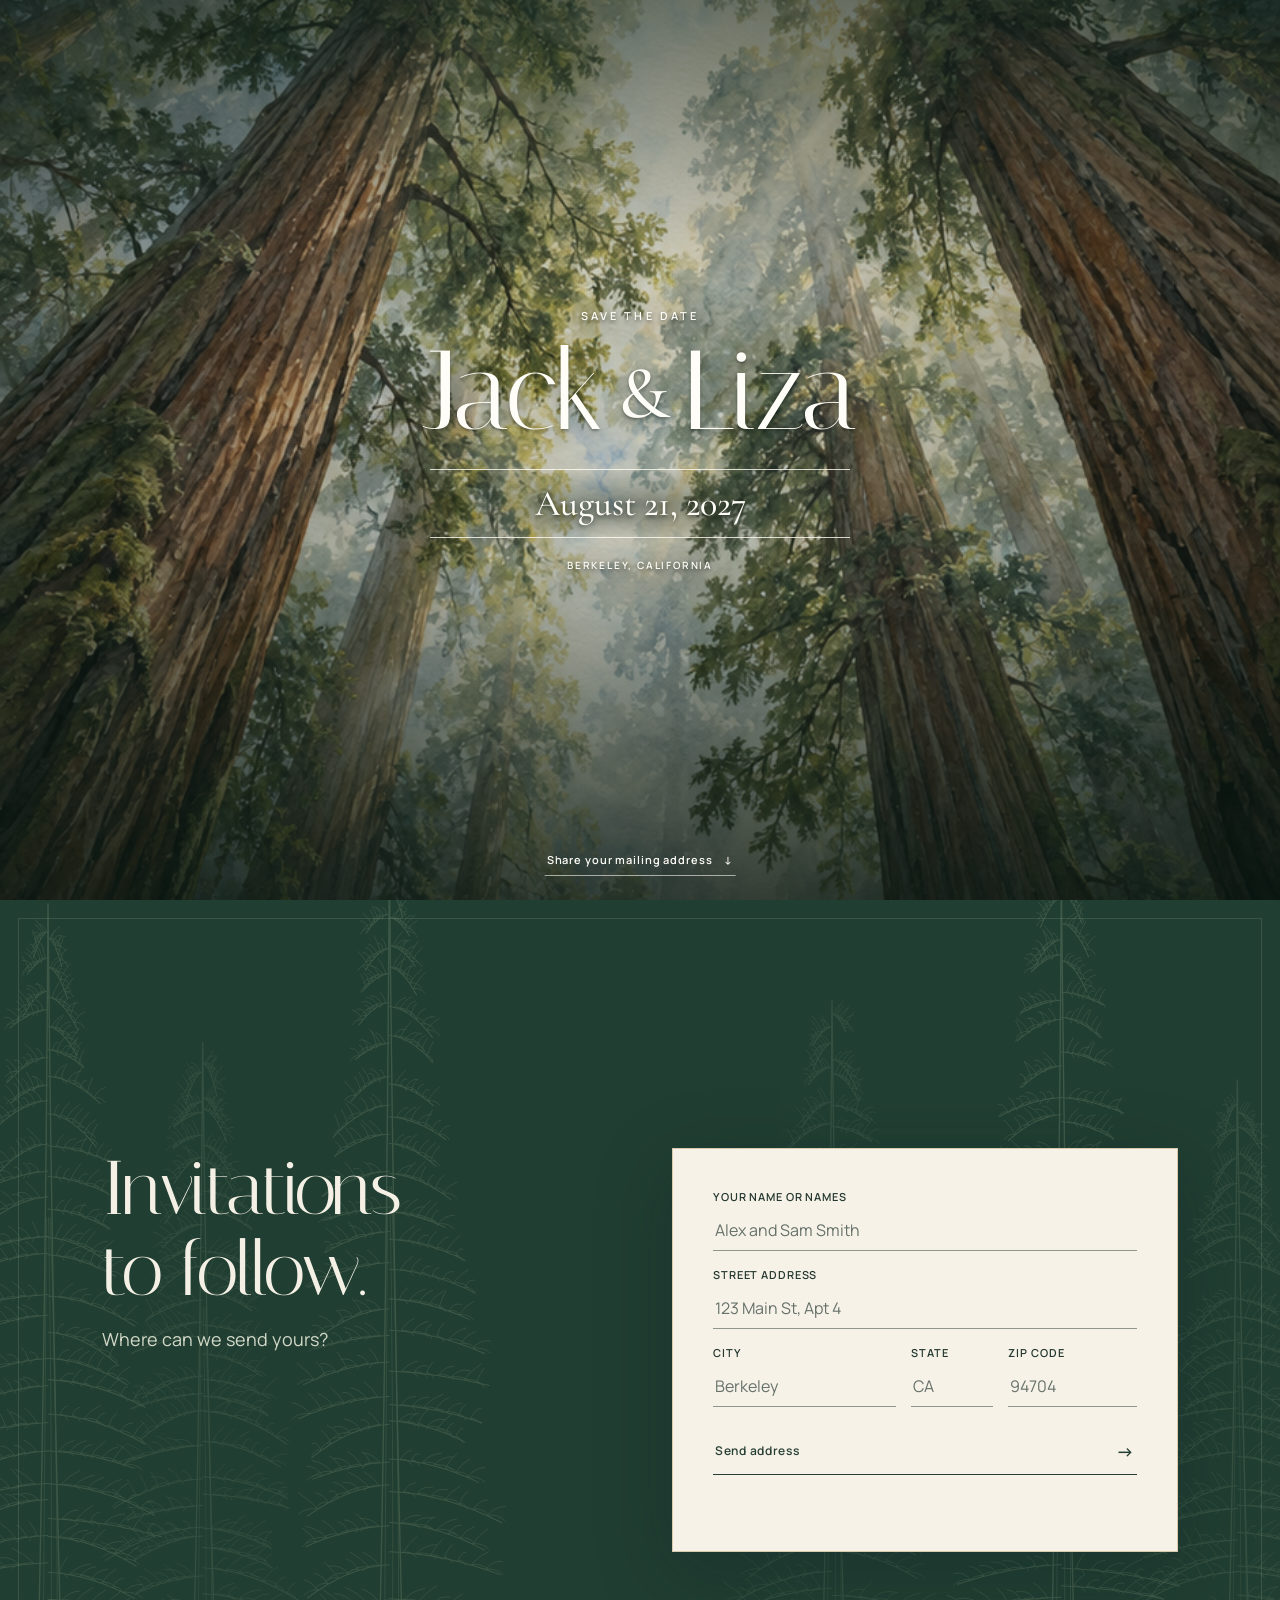
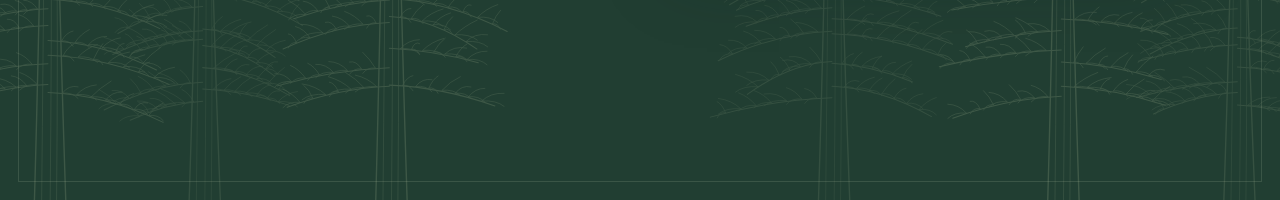
<file: index.html>
<!doctype html>
<html lang="en">
<head>
  <meta charset="utf-8" />
  <script>document.documentElement.classList.add('js');</script>
  <meta name="viewport" content="width=device-width, initial-scale=1, viewport-fit=cover" />
  <title>Jack &amp; Liza — Save the Date</title>
  <meta name="description" content="Save the date for Jack and Liza's wedding in Berkeley, California." />
  <meta property="og:type" content="website" />
  <meta property="og:title" content="Jack &amp; Liza — Save the Date" />
  <meta property="og:description" content="August 21, 2027 · Berkeley, California" />
  <meta property="og:image" content="/assets/save-the-date-social-redwoods.png" />
  <meta property="og:image:width" content="792" />
  <meta property="og:image:height" content="1304" />
  <meta property="og:image:alt" content="Jack and Liza's save the date among California redwoods: August 21, 2027, in Berkeley, California." />
  <meta name="twitter:card" content="summary_large_image" />
  <meta name="twitter:title" content="Jack &amp; Liza — Save the Date" />
  <meta name="twitter:description" content="August 21, 2027 · Berkeley, California" />
  <meta name="twitter:image" content="/assets/save-the-date-social-redwoods.png" />
  <meta name="theme-color" content="#213e32" />
  <link rel="preconnect" href="https://fonts.googleapis.com">
  <link rel="preconnect" href="https://fonts.gstatic.com" crossorigin>
  <link href="https://fonts.googleapis.com/css2?family=Cormorant+Garamond:wght@500&amp;family=Italiana&amp;family=Manrope:wght@400;500;600&amp;display=swap" rel="stylesheet">
  <link rel="stylesheet" href="./save-date.css" />
</head>
<body>
  <main>
    <section class="save-hero" aria-labelledby="save-title">
      <div class="hero-reveal" aria-hidden="true">
        <div class="hero-reveal__mark">
          <span>Save the date</span>
          <strong>J <i>&amp;</i> L</strong>
          <b></b>
        </div>
      </div>
      <img class="save-hero__art" src="./assets/redwood-canopy-watercolor.png" alt="A watercolor view looking upward through a grove of towering California redwoods" fetchpriority="high" decoding="async" />
      <div class="save-hero__wash" aria-hidden="true"></div>
      <div class="save-hero__content">
        <p class="save-kicker">Save the date</p>
        <h1 id="save-title"><span>Jack</span><i class="name-ampersand">&amp;</i><span>Liza</span></h1>
        <time class="save-date" datetime="2027-08-21" aria-label="August 21, 2027"><span>August 21, 2027</span></time>
        <p class="save-location">Berkeley, California</p>
      </div>
      <a class="address-trigger" href="#mailing-address">Share your mailing address <span aria-hidden="true">↓</span></a>
    </section>

    <section class="address-section" id="mailing-address" aria-labelledby="address-title">
      <div class="address-intro">
        <h2 id="address-title">Invitations<br>to follow.</h2>
        <p>Where can we send yours?</p>
      </div>
      <div class="address-panel">
        <form class="mailing-form" data-address-form autocomplete="on">
          <label for="mailing-name">Your name or names<input id="mailing-name" name="name" type="text" autocomplete="name" autocapitalize="words" placeholder="Alex and Sam Smith" required /></label>
          <input type="text" name="website" tabindex="-1" autocomplete="off" aria-label="Leave this field empty" class="honey" aria-hidden="true" />
          <input type="hidden" name="loadedAt" data-loaded-at />
          <label for="mailing-street">Street address<input id="mailing-street" name="street" type="text" autocomplete="section-mailing shipping address-line1" autocapitalize="words" placeholder="123 Main St, Apt 4" required /></label>
          <div class="field-grid">
            <label for="mailing-city">City<input id="mailing-city" name="city" type="text" autocomplete="section-mailing shipping address-level2" autocapitalize="words" placeholder="Berkeley" required /></label>
            <label for="mailing-state">State<input id="mailing-state" name="state" type="text" autocomplete="section-mailing shipping address-level1" autocapitalize="characters" maxlength="2" placeholder="CA" required /></label>
            <label for="mailing-zip">ZIP code<input id="mailing-zip" name="zip" type="text" autocomplete="section-mailing shipping postal-code" inputmode="numeric" placeholder="94704" required /></label>
          </div>
          <button class="save-address" type="submit">Send address <span aria-hidden="true">→</span></button>
          <p class="form-status" data-address-status role="status"></p>
        </form>
        <div class="address-thanks" data-address-thanks tabindex="-1" hidden>
          <p class="confirmation-kicker">Address received</p>
          <h3>We can’t wait to celebrate with you.</h3>
          <p class="address-thanks__date"><time datetime="2027-08-21">August 21, 2027</time><span aria-hidden="true">·</span> Berkeley, California</p>
        </div>
      </div>
    </section>
  </main>
  <script src="./save-date.js" defer></script>
</body>
</html>
</file>
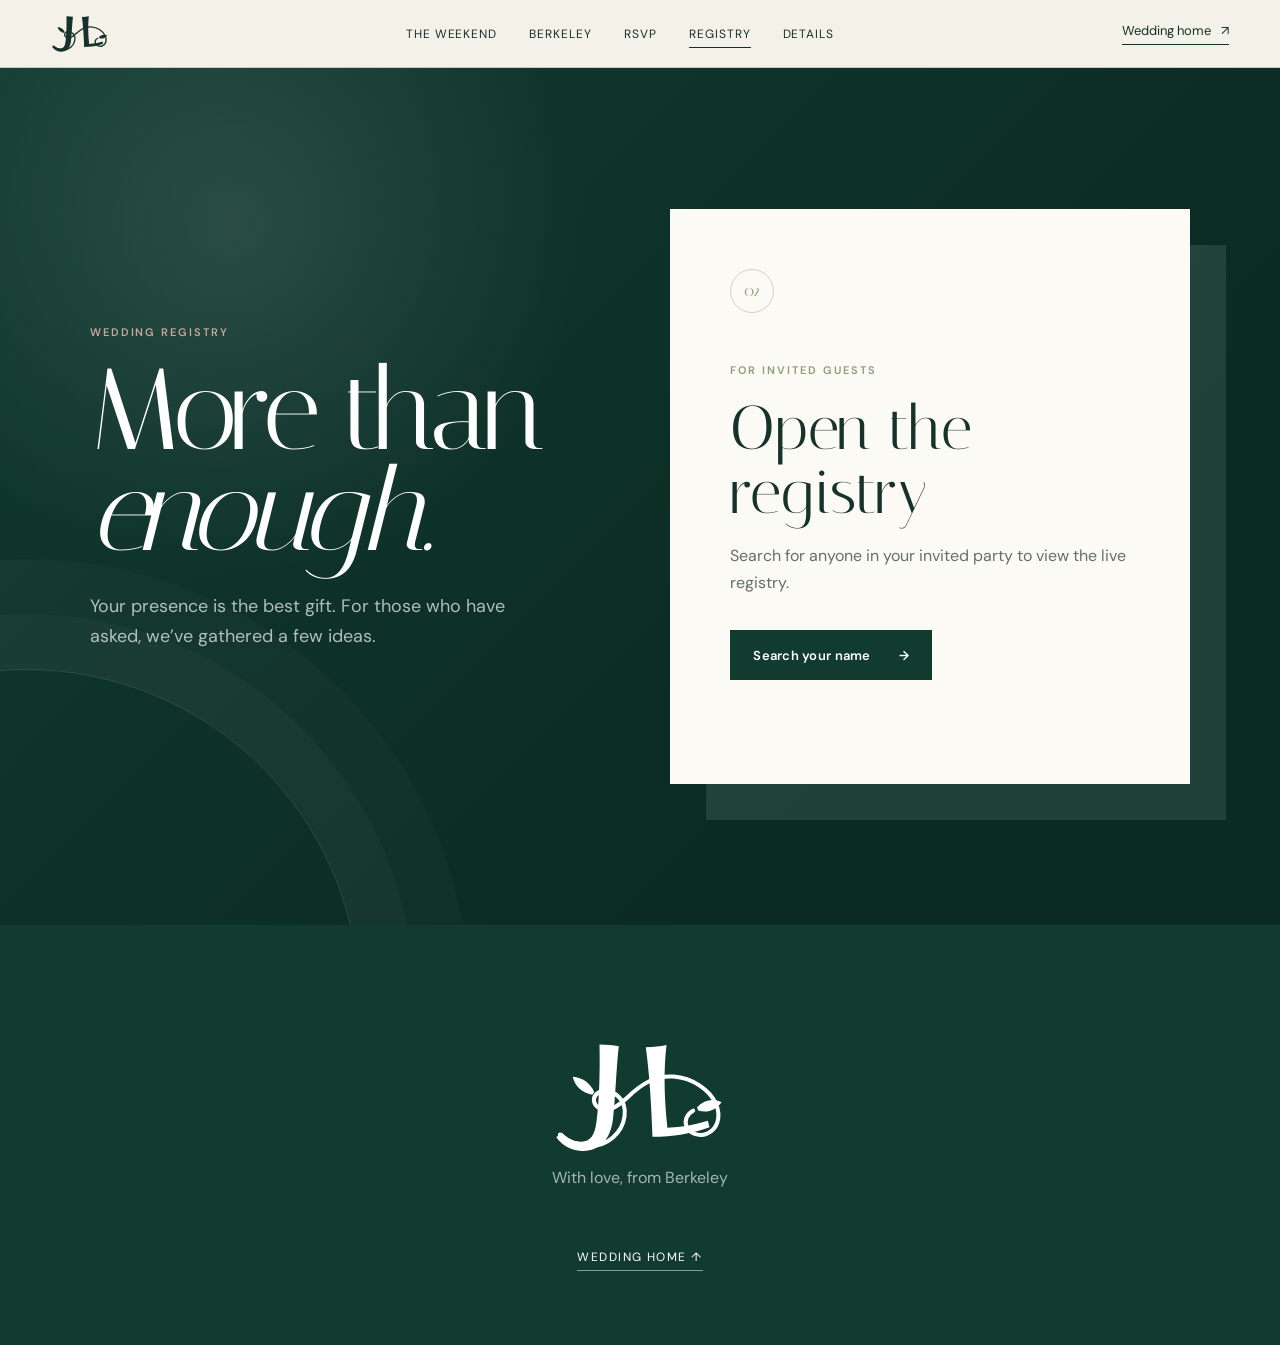
<file: registry.html>
<!doctype html>
<html lang="en">
<head>
  <meta charset="utf-8" />
  <meta name="viewport" content="width=device-width, initial-scale=1" />
  <title>Registry — Jack &amp; Liza</title>
  <meta name="description" content="Jack and Liza's wedding registry for invited guests." />
  <meta name="theme-color" content="#153d31" />
  <link rel="preconnect" href="https://fonts.googleapis.com">
  <link rel="preconnect" href="https://fonts.gstatic.com" crossorigin>
  <link href="https://fonts.googleapis.com/css2?family=DM+Sans:wght@400;500;600&amp;family=Italiana&amp;display=swap" rel="stylesheet">
  <link rel="stylesheet" href="./styles.css" />
</head>
<body class="inner-page" data-private-page="registry">
  <div class="page-progress" aria-hidden="true"><span></span></div>
  <header class="site-header scrolled">
    <a class="brand" href="./index.html" aria-label="Jack and Liza — home"><span class="logo-mark logo-mark-header" aria-hidden="true"></span></a>
    <button class="menu-toggle" type="button" aria-expanded="false" aria-controls="primary-nav">
      <span></span><span></span><span></span><span class="sr-only">Open menu</span>
    </button>
    <nav class="nav" id="primary-nav" aria-label="Primary navigation">
      <a href="./index.html#schedule">The weekend</a>
      <a href="./index.html#travel">Berkeley</a>
      <a href="./rsvp.html">RSVP</a>
      <a href="./registry.html" aria-current="page">Registry</a>
      <a href="./index.html#faq">Details</a>
    </nav>
    <a class="text-button guest-code" href="./index.html">Wedding home <span>↗</span></a>
  </header>

  <main class="private-page-main registry-page">
    <section class="private-hero">
      <div>
        <p class="eyebrow">Wedding registry</p>
        <h1>More than<br><i>enough.</i></h1>
        <p>Your presence is the best gift. For those who have asked, we’ve gathered a few ideas.</p>
      </div>
      <aside class="access-gate" data-access-gate>
        <span class="gate-number">02</span>
        <p class="eyebrow">For invited guests</p>
        <h2>Open the registry</h2>
        <p>Search for anyone in your invited party to view the live registry.</p>
        <button class="button button-light" type="button" data-open-code>Search your name <span>→</span></button>
        <p class="gate-status" data-gate-status role="status"></p>
      </aside>
    </section>

    <section class="section registry-section private-content" data-private-content hidden>
      <div class="section-heading-row reveal">
        <div>
          <p class="eyebrow">Registry</p>
          <h2>A few thoughtful things.</h2>
          <p>Thank you for thinking of us. Each item below is connected directly to our live registry.</p>
        </div>
        <div class="registry-actions">
          <button class="outline-button" type="button" data-refresh-registry>Refresh gifts</button>
        </div>
      </div>
      <div id="registry-grid" class="registry-grid" aria-live="polite"></div>
      <div class="registry-empty" data-registry-empty hidden>
        <p class="eyebrow">All set</p>
        <h3>No registry items are available right now.</h3>
        <p>Please check back later, or simply bring yourselves—we mean it.</p>
      </div>
      <p class="form-status" data-registry-status role="status"></p>
    </section>
  </main>

  <dialog id="code-dialog" class="code-dialog">
    <form method="dialog" class="code-box" id="code-form">
      <button class="dialog-close" aria-label="Close" type="button" data-close-code>×</button>
      <p class="eyebrow">Guest access</p>
      <h2>Find your party</h2>
      <p>Type the first or last name of anyone included on your invitation.</p>
      <label>Your name<input name="partySearch" autocomplete="name" minlength="2" required /></label>
      <button class="button button-dark full" value="default" type="submit">Search <span>→</span></button>
      <div class="party-results" data-party-results aria-live="polite"></div>
      <p class="form-status" data-code-status role="status"></p>
    </form>
  </dialog>

  <footer class="footer compact-footer">
    <div class="footer-monogram" aria-label="Jack and Liza"><span class="logo-mark logo-mark-footer" aria-hidden="true"></span></div>
    <p>With love, from Berkeley</p>
    <a href="./index.html">Wedding home ↑</a>
  </footer>
  <script src="./script.js" type="module"></script>
</body>
</html>
</file>
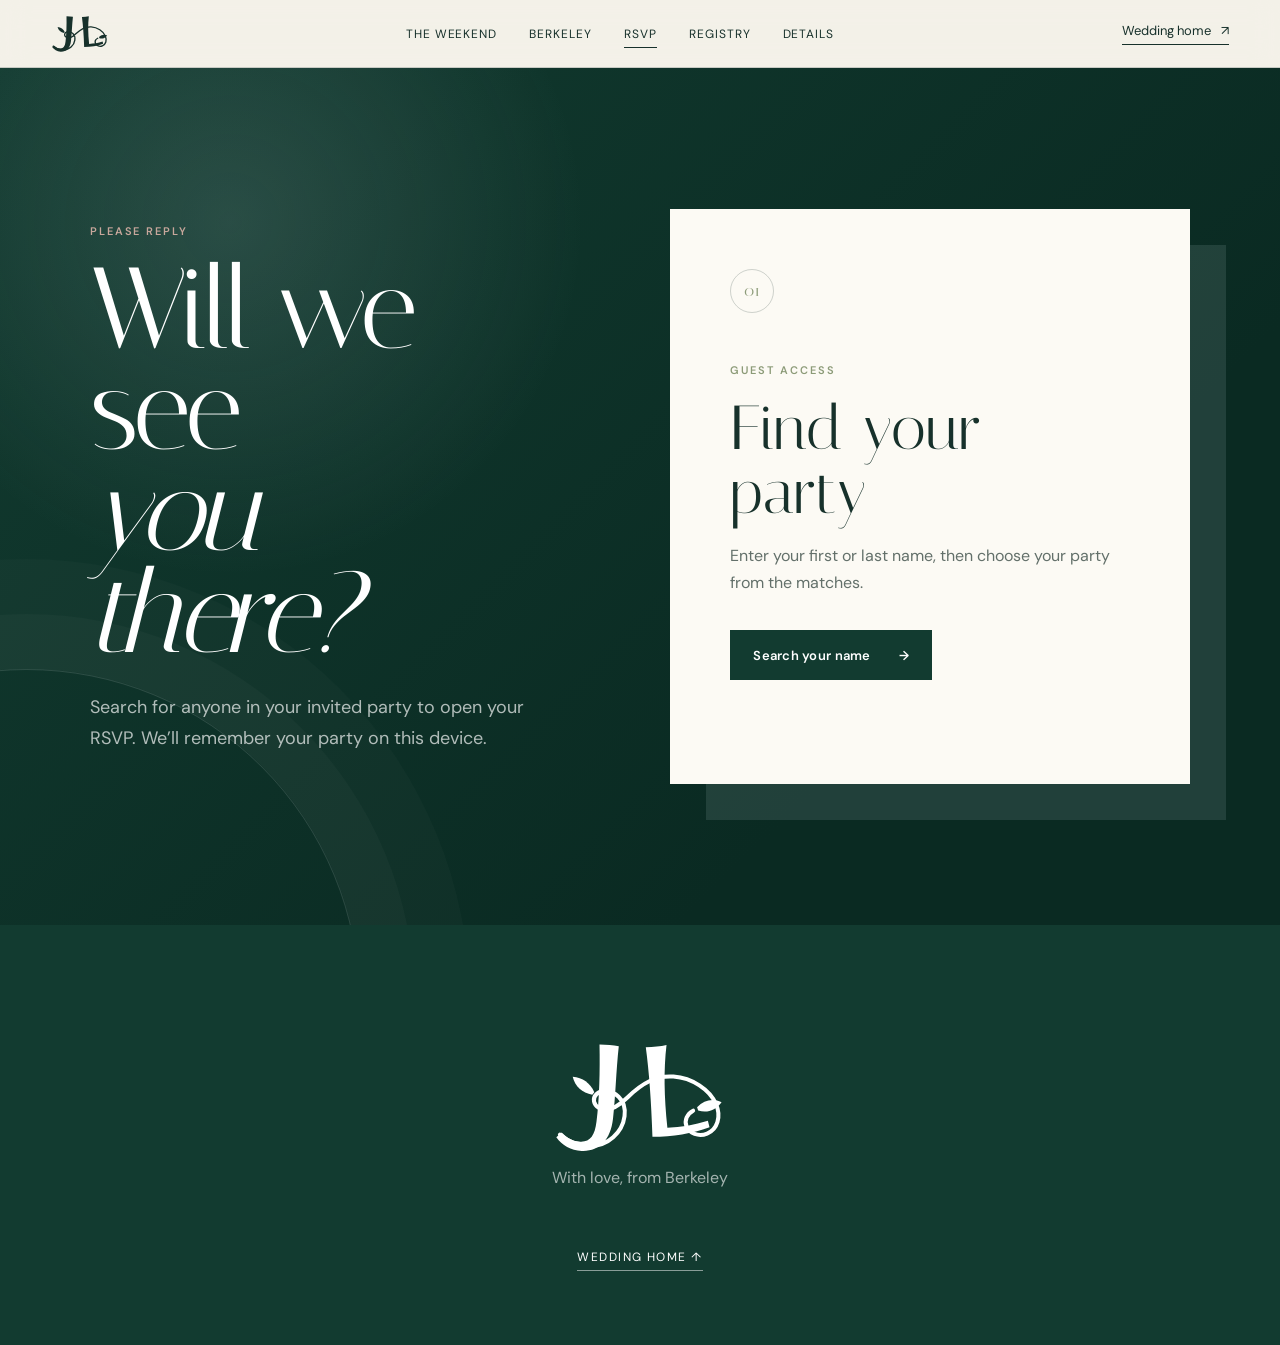
<file: rsvp.html>
<!doctype html>
<html lang="en">
<head>
  <meta charset="utf-8" />
  <meta name="viewport" content="width=device-width, initial-scale=1" />
  <title>RSVP — Jack &amp; Liza</title>
  <meta name="description" content="Reply to Jack and Liza's wedding invitation." />
  <meta name="theme-color" content="#153d31" />
  <link rel="preconnect" href="https://fonts.googleapis.com">
  <link rel="preconnect" href="https://fonts.gstatic.com" crossorigin>
  <link href="https://fonts.googleapis.com/css2?family=DM+Sans:wght@400;500;600&amp;family=Italiana&amp;display=swap" rel="stylesheet">
  <link rel="stylesheet" href="./styles.css" />
</head>
<body class="inner-page" data-private-page="rsvp">
  <div class="page-progress" aria-hidden="true"><span></span></div>
  <header class="site-header scrolled">
    <a class="brand" href="./index.html" aria-label="Jack and Liza — home"><span class="logo-mark logo-mark-header" aria-hidden="true"></span></a>
    <button class="menu-toggle" type="button" aria-expanded="false" aria-controls="primary-nav">
      <span></span><span></span><span></span><span class="sr-only">Open menu</span>
    </button>
    <nav class="nav" id="primary-nav" aria-label="Primary navigation">
      <a href="./index.html#schedule">The weekend</a>
      <a href="./index.html#travel">Berkeley</a>
      <a href="./rsvp.html" aria-current="page">RSVP</a>
      <a href="./registry.html">Registry</a>
      <a href="./index.html#faq">Details</a>
    </nav>
    <a class="text-button guest-code" href="./index.html">Wedding home <span>↗</span></a>
  </header>

  <main class="private-page-main">
    <section class="private-hero">
      <div>
        <p class="eyebrow">Please reply</p>
        <h1>Will we see<br><i>you there?</i></h1>
        <p>Search for anyone in your invited party to open your RSVP. We’ll remember your party on this device.</p>
      </div>
      <aside class="access-gate" data-access-gate>
        <span class="gate-number">01</span>
        <p class="eyebrow">Guest access</p>
        <h2>Find your party</h2>
        <p>Enter your first or last name, then choose your party from the matches.</p>
        <button class="button button-light" type="button" data-open-code>Search your name <span>→</span></button>
        <p class="gate-status" data-gate-status role="status"></p>
      </aside>
    </section>

    <section class="section rsvp-section private-content" data-private-content hidden>
      <div class="rsvp-heading reveal">
        <p class="eyebrow">Your response</p>
        <h2>We can’t wait<br><i>to celebrate.</i></h2>
        <p>Tell us who’s coming, what you’d like to eat, and the song that will get you onto the dance floor.</p>
      </div>
      <div class="panel-form rsvp-loading-panel" data-rsvp-loading hidden aria-label="Loading your RSVP">
        <span class="skeleton skeleton-kicker"></span>
        <span class="skeleton skeleton-heading"></span>
        <span class="skeleton skeleton-line"></span>
        <span class="skeleton skeleton-line short"></span>
      </div>
      <form id="rsvp-form" class="panel-form reveal" autocomplete="on">
        <input type="text" name="website" tabindex="-1" autocomplete="off" class="hp-field" aria-hidden="true" />
        <input type="hidden" name="loadedAt" data-loaded-at />
        <div class="form-section-label"><span>01</span> Your details</div>
        <div class="field-pair">
          <label>Primary name<input name="primaryName" required /></label>
          <label>Email<input name="email" type="email" required /></label>
        </div>
        <div class="field-pair">
          <label>Phone <small>optional</small><input name="phone" type="tel" /></label>
          <label>Will you attend?<select name="attending" required><option value="">Choose one</option><option>Yes</option><option>No</option></select></label>
        </div>
        <div class="form-section-label"><span>02</span> Mailing address</div>
        <label>Street address<input name="street" required /></label>
        <div class="field-triplet">
          <label>City<input name="city" required /></label>
          <label>State<input name="state" maxlength="2" required /></label>
          <label>ZIP<input name="zip" inputmode="numeric" required /></label>
        </div>
        <div class="form-section-label"><span>03</span> Your party</div>
        <label>Guest names<textarea name="guestNames" rows="3" placeholder="Everyone included in this RSVP"></textarea></label>
        <div class="field-pair">
          <label>Meal choices<textarea name="mealChoices" rows="3"></textarea></label>
          <label>Dietary restrictions<textarea name="dietaryRestrictions" rows="3"></textarea></label>
        </div>
        <div class="field-pair">
          <label>Song request<input name="songRequest" /></label>
          <label>Anything else?<textarea name="notes" rows="2"></textarea></label>
        </div>
        <button class="button button-dark full" type="submit" data-rsvp-submit>Send our RSVP <span>→</span></button>
        <p class="form-status" data-rsvp-status role="status"></p>
      </form>
      <section class="rsvp-confirmation reveal" data-rsvp-confirmation hidden aria-live="polite">
        <p class="eyebrow">RSVP saved</p>
        <h3>Thank you,<br><i>we have your reply.</i></h3>
        <p>Your response is safely recorded. If plans change, you can update it anytime from this device.</p>
        <button class="button button-dark" type="button" data-edit-rsvp>Edit RSVP <span>→</span></button>
      </section>
    </section>
  </main>

  <dialog id="code-dialog" class="code-dialog">
    <form method="dialog" class="code-box" id="code-form">
      <button class="dialog-close" aria-label="Close" type="button" data-close-code>×</button>
      <p class="eyebrow">Guest access</p>
      <h2>Find your party</h2>
      <p>Type the first or last name of anyone included on your invitation.</p>
      <label>Your name<input name="partySearch" autocomplete="name" minlength="2" required /></label>
      <button class="button button-dark full" value="default" type="submit">Search <span>→</span></button>
      <div class="party-results" data-party-results aria-live="polite"></div>
      <p class="form-status" data-code-status role="status"></p>
    </form>
  </dialog>

  <footer class="footer compact-footer">
    <div class="footer-monogram" aria-label="Jack and Liza"><span class="logo-mark logo-mark-footer" aria-hidden="true"></span></div>
    <p>With love, from Berkeley</p>
    <a href="./index.html">Wedding home ↑</a>
  </footer>
  <script src="./script.js" type="module"></script>
</body>
</html>
</file>
<file: save-date.css>
:root { --cream:#f5f0e5; --paper:#eee7d9; --forest:#263f34; --rust:#8b5f43; --ink:#23372f; --line:rgba(35,55,47,.22); --serif:"Italiana",Georgia,serif; --sans:"Manrope",system-ui,sans-serif; }
* { box-sizing:border-box; }
[hidden] { display:none !important; }
/* Paint Safari's exposed safe areas to match the invitations section. */
html { scroll-behavior:smooth; background:#213e32; }
body { margin:0; color:var(--ink); background:#213e32; font-family:var(--sans); }
button,input { font:inherit; }
button { cursor:pointer; }
button,input { -webkit-tap-highlight-color:transparent; }
button:focus-visible,input:focus-visible { outline:2px solid #91a58a; outline-offset:4px; }
.save-hero { position:relative; min-height:100svh; padding:env(safe-area-inset-top,0px) env(safe-area-inset-right,0px) env(safe-area-inset-bottom,0px) env(safe-area-inset-left,0px); overflow:hidden; display:grid; place-items:center; isolation:isolate; color:#fffdf7; background:#213e32; }
.save-hero__art { position:absolute; inset:0; z-index:-3; width:100%; height:100%; object-fit:cover; object-position:center; animation:settle 1.8s cubic-bezier(.2,.7,.2,1) both; }
.hero-reveal { display:none; }
.js .hero-reveal { position:fixed; inset:0; z-index:10; display:grid; place-items:center; pointer-events:none; visibility:visible; transition:visibility 0s linear 1.45s; }
.js .hero-reveal::before,.js .hero-reveal::after { content:""; position:absolute; inset-block:0; width:51%; background:#213e32; transition:transform 1.25s cubic-bezier(.76,0,.24,1); }
.js .hero-reveal::before { left:0; }
.js .hero-reveal::after { right:0; }
.hero-reveal__mark { position:relative; z-index:1; min-width:180px; display:grid; justify-items:center; gap:16px; color:#f5f0e5; text-align:center; transition:opacity .38s ease,transform .5s ease; }
.hero-reveal__mark span { font-size:10px; font-weight:600; letter-spacing:.3em; text-transform:uppercase; }
.hero-reveal__mark strong { font-family:var(--serif); font-size:48px; font-weight:400; line-height:1; letter-spacing:.02em; }
.hero-reveal__mark i { font-family:"Cormorant Garamond",Georgia,serif; font-size:.72em; font-style:normal; }
.hero-reveal__mark b { width:100%; height:1px; overflow:hidden; position:relative; background:rgba(245,240,229,.24); }
.hero-reveal__mark b::after { content:""; position:absolute; inset:0; background:#f5f0e5; transform-origin:left; animation:reveal-line 1.4s ease-in-out infinite; }
.js .save-hero__art { opacity:0; transform:scale(1.06); animation:none; transition:opacity .7s ease .12s,transform 1.8s cubic-bezier(.2,.7,.2,1); }
.js .save-hero__content,.js .address-trigger { opacity:0; transform:translateY(16px); transition:opacity .7s ease .68s,transform .9s cubic-bezier(.2,.7,.2,1) .68s; }
.js.hero-ready .hero-reveal { visibility:hidden; }
.js.hero-ready .hero-reveal::before { transform:translateX(-101%); }
.js.hero-ready .hero-reveal::after { transform:translateX(101%); }
.js.hero-ready .hero-reveal__mark { opacity:0; transform:translateY(-8px); }
.js.hero-ready .save-hero__art { opacity:1; transform:scale(1); }
.js.hero-ready .save-hero__content,.js.hero-ready .address-trigger { opacity:1; transform:none; }
.save-hero__wash { position:absolute; inset:0; z-index:-2; background:radial-gradient(circle at 50% 42%,rgba(20,38,31,.12) 0 18%,rgba(15,32,26,.28) 52%,rgba(9,23,18,.62) 100%),linear-gradient(180deg,rgba(12,29,23,.48),rgba(16,33,27,.08) 30%,rgba(16,33,27,.12) 62%,rgba(8,22,17,.72)); }
.save-hero__content { width:min(92%,620px); padding:60px 10px 116px; text-align:center; text-shadow:0 2px 4px rgba(5,17,12,.58),0 7px 24px rgba(5,17,12,.5); }
.save-kicker,.section-kicker { margin:0 0 20px; font-size:11px; font-weight:600; letter-spacing:.28em; text-transform:uppercase; }
.save-hero h1 { margin:0; display:flex; align-items:center; justify-content:center; gap:20px; font-family:var(--serif); font-size:clamp(58px,19vw,112px); font-weight:400; line-height:.86; letter-spacing:-.04em; text-shadow:0 2px 3px rgba(5,17,12,.38),0 5px 18px rgba(5,17,12,.25); }
.name-ampersand { font-family:"Cormorant Garamond",Georgia,serif; font-style:normal; font-weight:500; letter-spacing:-.09em; }
.save-hero h1 i { margin:-.02em -.01em -.1em; font-family:"Cormorant Garamond",Georgia,serif; font-size:.66em; font-style:normal; font-weight:500; line-height:.72; letter-spacing:-.09em; opacity:1; }
.save-date { width:min(100%,420px); margin:30px auto 0; padding:16px 8px 15px; display:block; border-top:1px solid rgba(255,253,247,.8); border-bottom:1px solid rgba(255,253,247,.8); background:radial-gradient(ellipse,rgba(10,29,20,.36),transparent 74%); text-align:center; text-shadow:0 2px 4px rgba(5,17,12,.52),0 5px 14px rgba(5,17,12,.42); white-space:nowrap; }
.save-date span { font-family:"Cormorant Garamond",Georgia,serif; font-size:clamp(25px,6vw,36px); font-weight:500; line-height:1; }
.save-date b { font-family:"Cormorant Garamond",Georgia,serif; font-size:clamp(25px,6vw,36px); font-weight:500; line-height:.95; }
.save-location { margin:20px 0 0; color:inherit; font-size:10px; font-weight:600; letter-spacing:.18em; text-transform:uppercase; }
.address-trigger { position:absolute; left:50%; bottom:calc(24px + env(safe-area-inset-bottom,0px)); translate:-50% 0; width:max-content; padding:12px 2px 8px; color:#fffdf7; background:transparent; border:0; border-bottom:1px solid rgba(255,253,247,.58); font-size:11px; font-weight:600; letter-spacing:.08em; text-decoration:none; }
.address-trigger span { margin-left:9px; }
.address-section { position:relative; isolation:isolate; min-height:100svh; padding:64px 24px; display:grid; align-content:center; gap:30px; background:#213e32; color:var(--cream); overflow:hidden; }
.address-section::before { content:""; position:absolute; inset:0; z-index:-1; background:url("./assets/redwood-linework.svg") center bottom / cover no-repeat; opacity:.23; pointer-events:none; }
.address-section::after { content:""; position:absolute; inset:18px; border:1px solid #b9c5a42b; pointer-events:none; }
.address-intro { max-width:560px; }
.section-kicker { color:var(--rust); font-size:10px; line-height:1.8; }
.address-intro .section-kicker { color:#c9cfae; max-width:290px; }
.address-intro h2,.address-thanks h3 { margin:0; font-family:var(--serif); font-size:clamp(44px,6vw,76px); font-weight:400; line-height:1.07; letter-spacing:-.035em; }
.address-intro>p:last-child,.address-thanks>p:not(.section-kicker) { max-width:350px; margin:14px 0 0; color:#d2d9c8; font-size:18px; line-height:1.6; }
.address-panel { container-type:inline-size; min-width:0; position:relative; width:100%; max-width:620px; padding:clamp(24px,3.5vw,40px); color:var(--ink); background:#f7f2e8; border:1px solid #d8c9ad; box-shadow:0 20px 70px #071d2540; }

.postcard-names { white-space:nowrap; }
.postcard-names .name-ampersand { display:inline-block; font-size:.66em; line-height:.72; vertical-align:.08em; }
.postcard-heading { display:flex; align-items:center; justify-content:space-between; gap:20px; margin-bottom:32px; font-family:var(--serif); font-size:24px; }
.postcard-stamp { display:grid; place-content:center; width:58px; height:70px; flex-shrink:0; border:1px dashed #8b5f4380; outline:1px solid #8b5f4340; outline-offset:4px; font-family:"Cormorant Garamond",Georgia,serif; font-size:17px; transform:rotate(5deg); }
.postcard-stamp i { display:inline; font-size:12px; text-align:center; }
.address-panel .section-kicker { margin-bottom:9px; }
.form-title { margin:0; font-family:"Cormorant Garamond",Georgia,serif; font-size:32px; font-weight:500; line-height:1.12; }
.form-note { margin:12px 0 30px; color:#59695c; font-size:12px; line-height:1.7; }
.address-thanks { margin-top:0; }
.address-thanks h3 { font-size:44px; }
.address-thanks>p:not(.section-kicker) { color:#59695c; }
.address-thanks__date { display:flex; flex-wrap:wrap; gap:7px; font-family:"Cormorant Garamond",Georgia,serif; font-size:21px !important; font-weight:500; }
form { display:grid; gap:22px; }
label { display:grid; gap:5px; font-size:11px; font-weight:600; letter-spacing:.08em; text-transform:uppercase; }
input { width:100%; min-width:0; min-height:42px; padding:8px 2px; color:var(--ink); background:transparent; border:0; border-bottom:1px solid #8f968d; border-radius:0; outline:0; font-size:16px; letter-spacing:0; text-transform:none; }
input::placeholder { font-size:clamp(11px,3.6vw,16px); font-size:clamp(11px,4.4cqi,16px); font-weight:400; opacity:1; color:#657169; }
input:focus { border-color:#91a58a; box-shadow:0 1px #91a58a; }
.mailing-form { margin-top:0; gap:16px; }
button { transition:background-color .2s,color .2s; }
.field-grid { display:grid; grid-template-columns:minmax(0,1fr) minmax(0,.45fr) minmax(0,.7fr); gap:15px; }
.save-address { display:inline-flex; align-items:center; justify-content:space-between; gap:28px; min-height:48px; width:100%; margin-top:4px; padding:0 2px; justify-self:stretch; color:var(--forest); background:transparent; border:0; border-bottom:1px solid var(--forest); font:600 12px var(--sans); letter-spacing:.06em; cursor:pointer; }
.save-address:hover { color:#6c806b; border-color:#6c806b; }
.save-address:focus-visible { outline:2px solid #91a58a; outline-offset:4px; }
.save-address:disabled { cursor:wait; }
.save-address span { font-size:18px; line-height:1; }
.form-status { min-height:20px; margin:0; color:#657169; font-size:13px; line-height:1.5; }
.form-status.error { color:#963c31; }
.honey { position:absolute; left:-9999px; opacity:0; }
.is-loading { opacity:.62; cursor:wait; }
.address-section.is-complete { min-height:100svh; grid-template-columns:1fr; align-content:end; justify-items:end; background:linear-gradient(180deg,rgba(12,25,20,.08),rgba(10,24,18,.3)),url("./assets/jack-liza-field.jpg") center 15% / cover no-repeat; }
.address-section.is-complete::before { display:none; }
.address-section.is-complete::after { border-color:rgba(255,255,255,.28); }
.address-section.is-complete .address-intro { display:none; }
.address-section.is-complete .address-panel { max-width:390px; padding:30px 34px 32px; color:#344338; background:rgba(247,242,228,.88); border:1px solid rgba(255,255,255,.55); box-shadow:0 12px 40px rgba(33,35,24,.12); backdrop-filter:blur(10px); }
.address-section.is-complete .address-thanks { margin-top:0; text-align:left; }
.address-section.is-complete .address-thanks h3 { margin:14px 0 0; font-size:clamp(34px,3vw,44px); line-height:1.12; }
.address-section.is-complete .address-thanks .confirmation-kicker { margin:0; color:#7b785f; font:600 10px var(--sans); letter-spacing:.18em; line-height:1.4; text-transform:uppercase; }
.address-section.is-complete .address-thanks>p:not(.section-kicker) { max-width:none; margin:14px 0 0; color:#465246; }
.address-section.is-complete .address-thanks__date { justify-content:flex-start; gap:8px; padding-top:18px; border-top:1px solid rgba(52,67,56,.25); color:#465246 !important; font:500 11px var(--sans) !important; letter-spacing:.04em; }
@keyframes settle { from { scale:1.08; opacity:.55; } to { scale:1.01; opacity:1; } }
@keyframes reveal-line { 0% { transform:scaleX(0); } 55% { transform:scaleX(1); transform-origin:left; } 56% { transform-origin:right; } 100% { transform:scaleX(0); transform-origin:right; } }
@media (min-width:780px) { .save-hero__content { padding-bottom:80px; } .address-section { padding:72px 8vw; grid-template-columns:1fr 1fr; gap:5vw; } .address-panel { align-self:center; } }
@media (max-width:480px) { .save-hero__art { object-fit:fill; } .save-hero h1 { display:grid; grid-template-columns:minmax(0,1fr); justify-items:center; gap:10px; } .save-hero h1 i { margin:0; line-height:.58; } .address-panel { padding:28px 24px; } .save-hero__content { padding-top:95px; } .field-grid { grid-template-columns:1fr .65fr; } .field-grid label:first-child { grid-column:1/-1; } }
@media (prefers-reduced-motion:reduce) { html { scroll-behavior:auto; } .save-hero__art { animation:none; } .hero-reveal__mark b::after { animation:none; } .js .hero-reveal,.js .hero-reveal::before,.js .hero-reveal::after,.js .hero-reveal__mark,.js .save-hero__art,.js .save-hero__content,.js .address-trigger { transition-duration:.01ms; transition-delay:0s; } }

@media (max-height:600px) and (min-width:481px) { .save-hero { min-height:650px; } }

/* Keep the grove at a natural scale and the invitation comfortable on phones. */
@media (max-width:779px) {
  .address-section { padding:48px clamp(20px,6vw,40px); gap:24px; }
  .address-section::before { background-size:auto 850px; background-position:center bottom; opacity:.18; }
  .address-section::after { inset:12px; }
  .address-intro { padding-bottom:0; }
  .address-intro h2 { font-size:clamp(38px,9.7vw,64px); }
  .address-intro>p:last-child { max-width:420px; margin-top:14px; }
  .address-panel { justify-self:center; }
}
@media (max-width:480px) {
  .postcard-heading { gap:12px; font-size:clamp(22px,6vw,28px); }
  .postcard-stamp { width:44px; height:58px; }
  .field-grid { grid-template-columns:minmax(0,1fr) minmax(0,.8fr); }
  .form-title { font-size:clamp(27px,7.5vw,32px); }
  .save-address { width:100%; padding:0 2px; }
  .save-address span { margin-left:12px; }
  .address-section.is-complete { background-position:52% 15%; }
  .address-section.is-complete .address-panel { padding:24px; }
  .address-section.is-complete .address-thanks { margin-top:0; }
}

@container (max-width:360px) {
}

/* Keep the form clear of the home indicator and landscape display cutouts. */
.address-section {
  padding-bottom:calc(48px + env(safe-area-inset-bottom,0px));
  padding-left:max(clamp(20px,6vw,40px),env(safe-area-inset-left,0px));
  padding-right:max(clamp(20px,6vw,40px),env(safe-area-inset-right,0px));
}
@media (min-width:780px) {
  .address-section {
    padding-bottom:calc(72px + env(safe-area-inset-bottom,0px));
    padding-left:max(8vw,env(safe-area-inset-left,0px));
    padding-right:max(8vw,env(safe-area-inset-right,0px));
  }
}
</file>
<file: styles.css>
:root {
  --forest: #123b30;
  --forest-deep: #0a2a22;
  --moss: #8c9b78;
  --bay: #9eb2b5;
  --rose: #c8a79c;
  --fog: #e8ece8;
  --paper: #f4f1e9;
  --ivory: #fcfaf4;
  --ink: #17312b;
  --muted: #63706a;
  --line: rgba(23, 49, 43, 0.2);
  --serif: "Italiana", "Times New Roman", serif;
  --sans: "DM Sans", system-ui, sans-serif;
  color-scheme: light;
}

* { box-sizing: border-box; }
[hidden] { display: none !important; }
html { scroll-behavior: smooth; }
main section[id] { scroll-margin-top: 68px; }
body { margin: 0; background: var(--paper); color: var(--ink); font-family: var(--sans); font-size: 16px; }
body.menu-open { overflow: hidden; }
a { color: inherit; text-decoration: none; }
button, input, textarea, select { font: inherit; }
button, a { -webkit-tap-highlight-color: transparent; }
button:focus-visible, a:focus-visible, input:focus-visible, textarea:focus-visible, select:focus-visible, summary:focus-visible { outline: 2px solid var(--rose); outline-offset: 3px; }
img { max-width: 100%; }
h1, h2, h3, p { margin-top: 0; }
h1, h2 { font-family: var(--serif); font-weight: 400; }
p { color: var(--muted); line-height: 1.7; }
i, em { font-weight: inherit; }
.sr-only { position: absolute; width: 1px; height: 1px; padding: 0; margin: -1px; overflow: hidden; clip: rect(0,0,0,0); white-space: nowrap; border: 0; }

.page-progress { position: fixed; inset: 0 0 auto; height: 3px; z-index: 100; pointer-events: none; }
.page-progress span { display: block; height: 100%; width: 0; background: #d6dfc9; }

.site-header {
  position: fixed; inset: 0 0 auto; z-index: 50; height: 84px; padding: 0 clamp(20px, 4vw, 64px);
  display: grid; grid-template-columns: 100px 1fr 140px; align-items: center; color: white;
  border-bottom: 1px solid rgba(255,255,255,.28); transition: background .35s, color .35s, height .35s, border-color .35s;
}
.site-header.scrolled { height: 68px; color: var(--ink); background: rgba(244,241,233,.94); border-color: var(--line); backdrop-filter: blur(14px); }
.brand { width: 62px; height: 48px; display: flex; align-items: center; color: inherit; }
.logo-mark { display: block; flex: 0 0 auto; color: inherit; background: currentColor; -webkit-mask: url("./assets/jl-vine-monogram.svg") center / contain no-repeat; mask: url("./assets/jl-vine-monogram.svg") center / contain no-repeat; }
.logo-mark-header { width: 58px; height: 45px; }
.nav { display: flex; justify-content: center; gap: clamp(16px, 2.5vw, 38px); font-size: 12px; letter-spacing: .08em; text-transform: uppercase; }
.nav a { position: relative; }
.nav a::after { content: ""; position: absolute; left: 0; bottom: -6px; width: 100%; height: 1px; background: currentColor; transform: scaleX(0); transform-origin: right; transition: transform .25s; }
.nav a:hover::after, .nav a:focus-visible::after { transform: scaleX(1); transform-origin: left; }
.nav a[aria-current="page"]::after { transform: scaleX(1); }
.text-button { padding: 0 0 5px; justify-self: end; color: inherit; background: transparent; border: 0; border-bottom: 1px solid currentColor; cursor: pointer; font-size: 13px; }
.text-button span { margin-left: 7px; }
.menu-toggle { display: none; }

.hero { position: relative; min-height: 100svh; display: flex; align-items: flex-end; overflow: hidden; background: var(--forest-deep); color: white; isolation: isolate; }
.hero-image { position: absolute; inset: 0; z-index: -3; background: url("https://images.unsplash.com/photo-1448375240586-882707db888b?auto=format&fit=crop&w=2200&q=88") center 58% / cover no-repeat; transform: scale(1.03); animation: settle 1.6s cubic-bezier(.2,.7,.2,1) both; }
.hero-wash { position: absolute; inset: 0; z-index: -2; background: linear-gradient(90deg, rgba(4,29,22,.83) 0%, rgba(6,32,25,.49) 47%, rgba(8,23,20,.17) 76%), linear-gradient(0deg, rgba(4,24,19,.56), transparent 52%); }
.hero::after { content: ""; position: absolute; z-index: -1; width: min(52vw, 760px); aspect-ratio: 1; right: -14%; top: 13%; border: 1px solid rgba(255,255,255,.32); border-radius: 50%; box-shadow: 0 0 0 45px rgba(255,255,255,.035), 0 0 0 90px rgba(255,255,255,.025); }
.hero-topline { position: absolute; top: 112px; left: clamp(20px, 5vw, 76px); right: clamp(20px, 5vw, 76px); display: flex; justify-content: space-between; font-size: 11px; letter-spacing: .16em; text-transform: uppercase; color: rgba(255,255,255,.74); }
.hero-content { width: min(900px, 80vw); padding: 0 0 clamp(70px, 10vh, 120px) clamp(20px, 8vw, 126px); }
.eyebrow { margin-bottom: 18px; color: inherit; font-size: 11px; font-weight: 600; letter-spacing: .18em; text-transform: uppercase; }
.hero h1 { margin: 0 0 25px; display: flex; align-items: baseline; gap: clamp(14px, 2vw, 34px); font-size: clamp(76px, 12vw, 178px); line-height: .78; letter-spacing: -.045em; }
.hero h1 em { font-size: .36em; opacity: .75; transform: translateY(-.35em); }
.hero-copy { max-width: 580px; color: rgba(255,255,255,.82); font-size: clamp(17px, 1.5vw, 22px); line-height: 1.55; }
.hero-actions { margin-top: 32px; display: flex; align-items: center; gap: 30px; flex-wrap: wrap; }
.button { min-height: 50px; padding: 0 22px; display: inline-flex; align-items: center; justify-content: center; gap: 28px; border: 1px solid transparent; cursor: pointer; font-size: 13px; font-weight: 600; letter-spacing: .02em; transition: transform .2s, background .2s, color .2s; }
.button:hover { transform: translateY(-2px); }
.button:disabled, .outline-button:disabled { cursor: not-allowed; opacity: .45; transform: none; }
.button.is-loading, .outline-button.is-loading, .party-result.is-loading { gap: 10px; cursor: wait; opacity: .78; }
.loading-spinner { width: 15px; height: 15px; flex: 0 0 auto; border: 1.5px solid currentColor; border-right-color: transparent; border-radius: 50%; animation: loading-spin .75s linear infinite; }
.button-light { background: var(--ivory); color: var(--forest); }
.button-dark { background: var(--forest); color: white; }
.quiet-link { font-size: 13px; border-bottom: 1px solid rgba(255,255,255,.5); padding-bottom: 5px; }
.quiet-link span { margin-left: 10px; }
.hero-mark { position: absolute; right: clamp(20px, 5vw, 76px); bottom: clamp(30px, 6vw, 76px); display: grid; place-items: center; width: 74px; aspect-ratio: 1; border: 1px solid rgba(255,255,255,.45); border-radius: 50%; font-family: var(--serif); font-size: 20px; letter-spacing: .08em; }

.invitation-note { min-height: 86vh; padding: clamp(70px, 10vw, 150px) clamp(20px, 9vw, 140px); display: grid; grid-template-columns: minmax(260px, .72fr) 1.28fr; gap: clamp(55px, 10vw, 150px); align-items: center; background: var(--paper); }
.invitation-portrait { min-height: 630px; background: linear-gradient(rgba(18,59,48,.08), rgba(18,59,48,.15)), url("https://images.unsplash.com/photo-1519741497674-611481863552?auto=format&fit=crop&w=1100&q=86") center / cover; box-shadow: 34px 34px 0 rgba(200,167,156,.28); }
.invitation-copy { max-width: 760px; }
.invitation-note .eyebrow { color: var(--rose); }
.statement { margin: 0; color: var(--ink); font-family: var(--serif); font-size: clamp(40px, 5.5vw, 76px); line-height: 1.14; letter-spacing: -.025em; }
.statement i { color: #745d56; }
.invitation-body { max-width: 590px; margin-top: 34px; font-size: 17px; }
.flourish { margin-top: 44px; display: inline-flex; align-items: center; gap: 10px; color: var(--forest); font-family: var(--serif); font-size: 22px; letter-spacing: .08em; }
.flourish::before, .flourish::after { content: ""; width: 36px; height: 1px; background: var(--rose); }
.flourish i { font-size: .65em; color: var(--rose); }

.section { padding: clamp(80px, 11vw, 160px) clamp(20px, 6vw, 96px); }
.schedule-section { display: grid; grid-template-columns: minmax(270px, .8fr) 1.5fr; gap: clamp(60px, 10vw, 160px); background: var(--ivory); }
.section-intro { position: sticky; top: 130px; align-self: start; }
.section-intro .eyebrow { color: var(--moss); }
.section-intro h2, .travel-panel h2, .rsvp-heading h2, .faq-heading h2 { margin-bottom: 28px; font-size: clamp(50px, 6.5vw, 92px); line-height: .98; letter-spacing: -.035em; }
.section-intro > p:last-child { max-width: 360px; }
.timeline { border-top: 1px solid var(--line); }
.timeline-item { min-height: 230px; padding: 38px 6px; display: grid; grid-template-columns: 70px 1fr 30px; gap: 28px; align-items: start; border-bottom: 1px solid var(--line); }
.day-number { color: var(--moss); font-family: var(--serif); font-size: 25px; }
.timeline-copy .eyebrow { margin-bottom: 14px; color: var(--muted); }
.timeline-copy h3 { margin-bottom: 14px; font-family: var(--serif); font-size: clamp(31px, 3.5vw, 50px); font-weight: 400; }
.timeline-copy p:last-child { max-width: 500px; margin-bottom: 0; }
.timeline-arrow { color: var(--moss); font-size: 23px; transition: transform .25s; }
.timeline-item:hover .timeline-arrow { transform: translate(5px, 5px); }

.travel-section { min-height: 900px; display: grid; grid-template-columns: 1.1fr 1fr; background: var(--bay); }
.bay-image { min-height: 700px; background: linear-gradient(rgba(22,51,48,.08),rgba(22,51,48,.15)), url("https://images.unsplash.com/photo-1501594907352-04cda38ebc29?auto=format&fit=crop&w=1600&q=88") center / cover; }
.travel-panel { padding: clamp(70px, 9vw, 135px) clamp(30px, 7vw, 105px); align-self: center; }
.travel-panel .eyebrow { color: var(--forest); }
.travel-lede { max-width: 530px; color: rgba(23,49,43,.8); font-size: 18px; }
.travel-details { margin-top: 55px; border-top: 1px solid rgba(23,49,43,.3); }
.travel-details article { padding: 25px 0; display: grid; grid-template-columns: 46px 1fr; gap: 12px; border-bottom: 1px solid rgba(23,49,43,.3); }
.travel-details article > span { padding-top: 4px; font-family: var(--serif); color: rgba(23,49,43,.65); }
.travel-details h3 { margin-bottom: 8px; font-size: 15px; text-transform: uppercase; letter-spacing: .08em; }
.travel-details p { margin: 0; color: rgba(23,49,43,.7); line-height: 1.6; }

.rsvp-section { display: grid; grid-template-columns: .72fr 1.28fr; gap: clamp(50px, 9vw, 140px); align-items: start; background: var(--forest-deep); color: white; }
.rsvp-heading { position: sticky; top: 120px; }
.rsvp-heading > p:not(.eyebrow) { color: rgba(255,255,255,.65); max-width: 400px; }
.light-text { margin-top: 18px; color: white; justify-self: start; }
.panel-form { padding: clamp(28px, 4vw, 54px); display: grid; gap: 22px; background: var(--ivory); color: var(--ink); }
.rsvp-confirmation { min-height: 390px; padding: clamp(34px, 5vw, 64px); display: flex; flex-direction: column; align-items: flex-start; justify-content: center; color: var(--ink); background: var(--ivory); }
.rsvp-confirmation .eyebrow { color: var(--moss); }
.rsvp-confirmation h3 { max-width: 560px; margin-bottom: 22px; font-family: var(--serif); font-size: clamp(38px, 5vw, 62px); font-weight: 400; line-height: 1.02; }
.rsvp-confirmation p:not(.eyebrow) { max-width: 520px; color: var(--muted); }
.rsvp-confirmation .button { margin-top: 24px; }
.rsvp-loading-panel { min-height: 390px; align-content: center; }
.form-section-label { margin-top: 16px; padding-bottom: 12px; display: flex; gap: 14px; border-bottom: 1px solid var(--line); color: var(--forest); font-size: 12px; font-weight: 600; letter-spacing: .12em; text-transform: uppercase; }
.form-section-label:first-of-type { margin-top: 0; }
.form-section-label span { color: var(--moss); }
.field-pair { display: grid; grid-template-columns: 1fr 1fr; gap: 18px; }
.field-triplet { display: grid; grid-template-columns: 1.3fr .5fr .7fr; gap: 18px; }
label { display: grid; gap: 8px; color: var(--ink); font-size: 12px; font-weight: 600; letter-spacing: .04em; }
label small { display: inline; color: var(--muted); font-size: 10px; font-weight: 400; }
input, textarea, select { width: 100%; min-height: 48px; padding: 12px 2px; color: var(--ink); background: transparent; border: 0; border-bottom: 1px solid #a8aca4; border-radius: 0; outline: 0; font-size: 16px; }
input:focus, textarea:focus, select:focus { border-color: var(--forest); box-shadow: 0 1px 0 var(--forest); outline-offset: 1px; }
textarea { resize: vertical; }
.hp-field { position: absolute; left: -9999px; opacity: 0; }
.full { width: 100%; }
.panel-form .button { margin-top: 10px; }
.form-status { min-height: 24px; margin: 0; color: var(--forest); font-weight: 600; white-space: pre-wrap; overflow-wrap: anywhere; }
.form-status.error { color: #9b362b; }

.registry-section { background: var(--paper); }
.section-heading-row { margin-bottom: 55px; display: flex; align-items: end; justify-content: space-between; gap: 30px; }
.section-heading-row h2 { margin-bottom: 12px; font-size: clamp(48px, 6vw, 78px); line-height: 1; }
.section-heading-row > div > p:last-child { max-width: 550px; }
.outline-button { min-height: 46px; padding: 0 18px; color: var(--ink); background: transparent; border: 1px solid var(--line); cursor: pointer; }
.registry-grid { display: grid; grid-template-columns: repeat(3, minmax(0, 1fr)); gap: 22px; }
.registry-card { overflow: hidden; display: flex; flex-direction: column; min-height: 100%; background: var(--ivory); }
.registry-card img { width: 100%; aspect-ratio: 4 / 3; object-fit: cover; background: #dddcd5; filter: saturate(.72); transition: transform .6s, filter .4s; }
.registry-card:hover img { transform: scale(1.025); filter: saturate(1); }
.registry-card-body { padding: 23px; display: grid; gap: 12px; flex: 1; }
.registry-card-body h3 { margin-bottom: 2px; font-family: var(--serif); font-size: 25px; font-weight: 400; }
.registry-meta { display: flex; justify-content: space-between; gap: 12px; color: var(--muted); font-size: 13px; }
.registry-card button { margin-top: auto; }
.registry-claim-editor { margin-top: auto; display: grid; grid-template-columns: auto 1fr auto; align-items: center; gap: 10px; }
.registry-claim-editor span { text-align: center; color: var(--forest); font-size: 13px; font-weight: 600; }
.registry-claim-editor .outline-button { min-width: 48px; margin-top: 0; padding: 0 12px; }
.registry-actions { display: flex; gap: 10px; flex-wrap: wrap; justify-content: flex-end; }
.registry-empty { padding: clamp(45px, 7vw, 80px); max-width: 720px; background: var(--ivory); border: 1px solid var(--line); }
.registry-empty h3 { margin-bottom: 12px; font-family: var(--serif); font-size: clamp(30px, 4vw, 46px); font-weight: 400; }
.registry-empty p:last-child { margin-bottom: 0; }

.inner-page { background: var(--fog); }
.inner-page .site-header { color: var(--ink); background: rgba(244,241,233,.96); border-color: var(--line); backdrop-filter: blur(14px); }
.private-page-main { padding-top: 68px; }
.private-hero { min-height: calc(100svh - 68px); padding: clamp(90px, 11vw, 150px) clamp(22px, 7vw, 110px); display: grid; grid-template-columns: minmax(360px, 1fr) minmax(380px, 520px); gap: clamp(55px, 10vw, 150px); align-items: center; color: white; background: radial-gradient(circle at 18% 18%, rgba(158,178,181,.18), transparent 28%), linear-gradient(135deg, var(--forest) 0%, var(--forest-deep) 72%); overflow: hidden; position: relative; isolation: isolate; }
.private-hero::after { content: ""; position: absolute; z-index: -1; width: min(52vw, 760px); aspect-ratio: 1; left: -24%; bottom: -48%; border: 1px solid rgba(255,255,255,.13); border-radius: 50%; box-shadow: 0 0 0 55px rgba(255,255,255,.025), 0 0 0 110px rgba(255,255,255,.018); }
.private-hero > div > .eyebrow { color: var(--rose); }
.private-hero h1 { margin-bottom: 28px; font-size: clamp(66px, 9vw, 126px); line-height: .88; letter-spacing: -.045em; }
.private-hero > div > p:last-child { max-width: 520px; color: rgba(255,255,255,.68); font-size: 18px; }
.access-gate { min-height: 500px; padding: clamp(34px, 5vw, 60px); display: flex; flex-direction: column; justify-content: center; color: var(--ink); background: var(--ivory); box-shadow: 36px 36px 0 rgba(158,178,181,.16); }
.access-gate .eyebrow { color: var(--moss); }
.access-gate h2 { margin-bottom: 18px; font-size: clamp(40px, 5vw, 62px); line-height: 1.02; }
.access-gate .button { margin-top: 18px; align-self: flex-start; background: var(--forest); color: white; }
.gate-number { width: 44px; height: 44px; margin-bottom: 48px; display: grid; place-items: center; border: 1px solid var(--line); border-radius: 50%; color: var(--moss); font-family: var(--serif); }
.gate-status { min-height: 26px; margin: 18px 0 0; color: var(--forest); font-weight: 600; }
.gate-status.error { color: #9b362b; }
.private-content { min-height: 80vh; }
.compact-footer { min-height: 330px; }
.compact-footer .footer-monogram { height: clamp(96px, 11vw, 135px); }
.compact-footer .logo-mark-footer { width: clamp(125px, 15vw, 175px); height: clamp(96px, 11vw, 135px); }

.faq-section { display: grid; grid-template-columns: .65fr 1.35fr; gap: clamp(50px, 10vw, 160px); background: var(--fog); }
.faq-heading .eyebrow { color: var(--moss); }
.faq-list { border-top: 1px solid var(--line); }
details { border-bottom: 1px solid var(--line); }
summary { min-height: 94px; display: grid; grid-template-columns: 40px 1fr 30px; align-items: center; list-style: none; cursor: pointer; font-family: var(--serif); font-size: clamp(22px, 2.3vw, 31px); }
summary::-webkit-details-marker { display: none; }
summary span { font-family: var(--sans); color: var(--moss); font-size: 11px; }
summary i { justify-self: end; font-family: var(--sans); font-size: 22px; font-style: normal; font-weight: 300; transition: transform .2s; }
details[open] summary i { transform: rotate(45deg); }
details p { margin: -10px 30px 30px 40px; max-width: 600px; }

.code-dialog { width: min(520px, calc(100vw - 32px)); padding: 0; color: var(--ink); background: var(--ivory); border: 0; border-radius: 0; box-shadow: 0 30px 90px rgba(6,28,22,.35); }
.code-dialog::backdrop { background: rgba(5,29,23,.7); backdrop-filter: blur(5px); }
.code-box { padding: clamp(30px, 6vw, 58px); display: grid; gap: 17px; position: relative; }
.code-box h2 { margin-bottom: 0; font-size: clamp(42px, 8vw, 66px); line-height: 1; }
.party-results { display: grid; gap: 8px; }
.party-results-label, .party-no-results { margin: 4px 0 0; color: var(--muted); font-size: 13px; }
.party-result { width: 100%; padding: 14px 16px; color: var(--ink); background: var(--fog); border: 1px solid var(--line); cursor: pointer; text-align: left; transition: border-color .2s, background .2s; }
.party-result:hover { background: white; border-color: var(--forest); }
.party-result:disabled { cursor: wait; opacity: .55; }
.skeleton { display: block; overflow: hidden; position: relative; background: #e6e2d8; border-radius: 2px; }
.skeleton::after { content: ""; position: absolute; inset: 0; background: linear-gradient(100deg, transparent 20%, rgba(255,255,255,.68) 50%, transparent 80%); transform: translateX(-100%); animation: skeleton-sweep 1.35s ease-in-out infinite; }
.skeleton-kicker { width: 92px; height: 10px; }
.skeleton-heading { width: min(76%, 330px); height: 28px; }
.skeleton-line { width: 100%; height: 12px; }
.skeleton-line.short { width: 58%; }
.skeleton-button { width: 100%; height: 50px; margin-top: 16px; }
.skeleton-image { width: 100%; aspect-ratio: 4 / 3; border-radius: 0; }
.registry-card-skeleton:hover .skeleton-image { transform: none; }

@keyframes loading-spin { to { transform: rotate(360deg); } }
@keyframes skeleton-sweep { to { transform: translateX(100%); } }
.dialog-close { position: absolute; top: 18px; right: 18px; width: 36px; height: 36px; color: var(--ink); background: transparent; border: 1px solid var(--line); border-radius: 50%; cursor: pointer; font-size: 22px; }
.footer { min-height: 420px; padding: 80px 6vw 50px; display: flex; flex-direction: column; align-items: center; justify-content: center; color: white; background: var(--forest); text-align: center; }
.footer-monogram { height: clamp(115px, 15vw, 185px); display: grid; place-items: center; }
.logo-mark-footer { width: clamp(145px, 19vw, 235px); height: clamp(110px, 15vw, 180px); }
.footer p { color: rgba(255,255,255,.62); }
.footer a { margin-top: 42px; padding-bottom: 5px; border-bottom: 1px solid rgba(255,255,255,.5); font-size: 12px; text-transform: uppercase; letter-spacing: .12em; }

.reveal { opacity: 0; transform: translateY(28px); transition: opacity .75s ease, transform .75s cubic-bezier(.2,.7,.2,1); }
.reveal.visible { opacity: 1; transform: none; }
@keyframes settle { from { transform: scale(1.1); opacity: .4; } to { transform: scale(1.03); opacity: 1; } }

@media (max-width: 900px) {
  .site-header { height: 70px; grid-template-columns: 1fr auto; }
  .site-header.scrolled { height: 62px; }
  .guest-code { display: none; }
  .menu-toggle { width: 38px; height: 38px; padding: 9px 5px; display: grid; align-content: center; gap: 5px; color: inherit; background: transparent; border: 0; cursor: pointer; }
  .menu-toggle > span:not(.sr-only) { display: block; height: 1px; background: currentColor; transition: transform .25s, opacity .2s; }
  .menu-toggle[aria-expanded="true"] > span:nth-child(1) { transform: translateY(6px) rotate(45deg); }
  .menu-toggle[aria-expanded="true"] > span:nth-child(2) { opacity: 0; }
  .menu-toggle[aria-expanded="true"] > span:nth-child(3) { transform: translateY(-6px) rotate(-45deg); }
  .nav { position: fixed; inset: 0 0 auto; z-index: -1; height: 100svh; padding: 120px 30px 50px; display: flex; flex-direction: column; justify-content: center; gap: 20px; color: white; background: var(--forest-deep); transform: translateY(-100%); overflow: hidden; transition: transform .45s cubic-bezier(.6,0,.2,1); font-family: var(--serif); font-size: clamp(36px, 10vw, 58px); text-transform: none; letter-spacing: -.02em; }
  .nav.open { transform: translateY(0); }
  body.menu-open .site-header { height: 70px; color: white; background: transparent; border-color: rgba(255,255,255,.28); backdrop-filter: none; }
  .nav a::after { display: none; }
  .hero-topline span:last-child { display: none; }
  .hero-content { width: 100%; padding-left: 24px; padding-right: 24px; }
  .hero h1 { flex-wrap: wrap; gap: 7px 17px; font-size: clamp(72px, 23vw, 130px); }
  .hero h1 em { font-size: .3em; }
  .hero-mark { display: none; }
  .invitation-note { grid-template-columns: 1fr; }
  .invitation-portrait { min-height: 65vw; width: min(620px, 88%); }
  .schedule-section, .rsvp-section, .faq-section { grid-template-columns: 1fr; }
  .section-intro, .rsvp-heading { position: static; }
  .travel-section { grid-template-columns: 1fr; }
  .bay-image { min-height: 58vw; }
  .registry-grid { grid-template-columns: repeat(2, 1fr); }
  .private-hero { grid-template-columns: 1fr; }
  .private-hero > div { max-width: 720px; }
  .access-gate { width: min(620px, 100%); }
}

@media (max-width: 600px) {
  .hero { min-height: 780px; }
  .hero-image { background-position: 58% center; }
  .hero h1 { display: grid; grid-template-columns: auto auto; justify-content: start; }
  .hero h1 span:last-child { grid-column: 1 / -1; }
  .hero-actions { align-items: flex-start; flex-direction: column; gap: 22px; }
  .invitation-note { min-height: 0; padding: 80px 22px 95px; gap: 70px; }
  .invitation-portrait { min-height: 112vw; width: calc(100% - 22px); box-shadow: 22px 22px 0 rgba(200,167,156,.28); }
  .section { padding-left: 22px; padding-right: 22px; }
  .timeline-item { grid-template-columns: 48px 1fr; gap: 16px; }
  .timeline-arrow { display: none; }
  .travel-panel { padding: 70px 24px; }
  .bay-image { min-height: 430px; }
  .rsvp-section { padding-left: 16px; padding-right: 16px; }
  .rsvp-heading { padding: 0 8px; }
  .panel-form { padding: 28px 20px; }
  .field-pair, .field-triplet { grid-template-columns: 1fr; }
  .section-heading-row { align-items: flex-start; flex-direction: column; }
  .registry-grid { grid-template-columns: 1fr; }
  .registry-actions { justify-content: flex-start; }
  .private-page-main { padding-top: 62px; }
  .private-hero { min-height: 0; padding: 86px 22px 100px; gap: 60px; }
  .private-hero h1 { font-size: clamp(62px, 20vw, 88px); }
  .private-hero > div > p:last-child { font-size: 16px; }
  .access-gate { min-height: 440px; padding: 34px 26px; box-shadow: 20px 20px 0 rgba(158,178,181,.16); }
  .gate-number { margin-bottom: 35px; }
  summary { grid-template-columns: 34px 1fr 24px; min-height: 84px; }
  details p { margin-left: 34px; }
}

@media (prefers-reduced-motion: reduce) {
  html { scroll-behavior: auto; }
  *, *::before, *::after { animation-duration: .01ms !important; animation-iteration-count: 1 !important; transition-duration: .01ms !important; }
  .reveal { opacity: 1; transform: none; }
}
</file>
